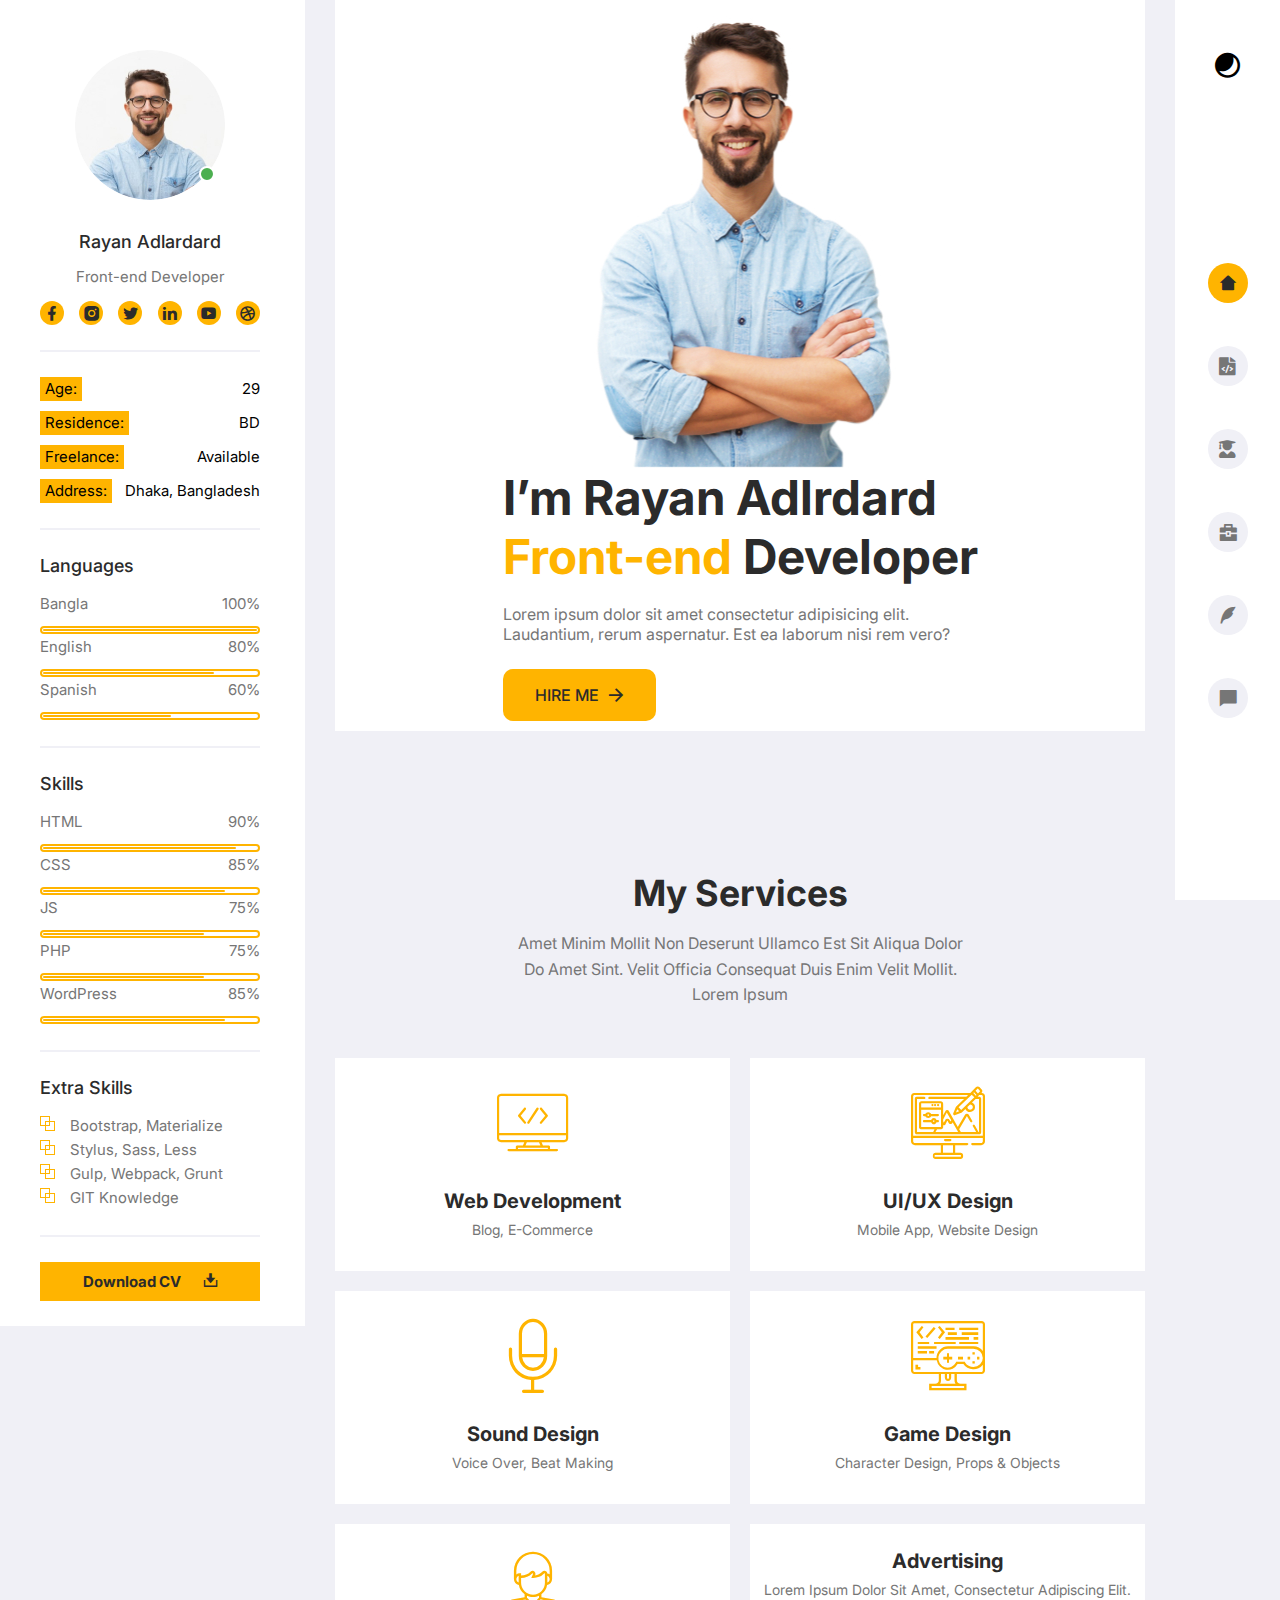
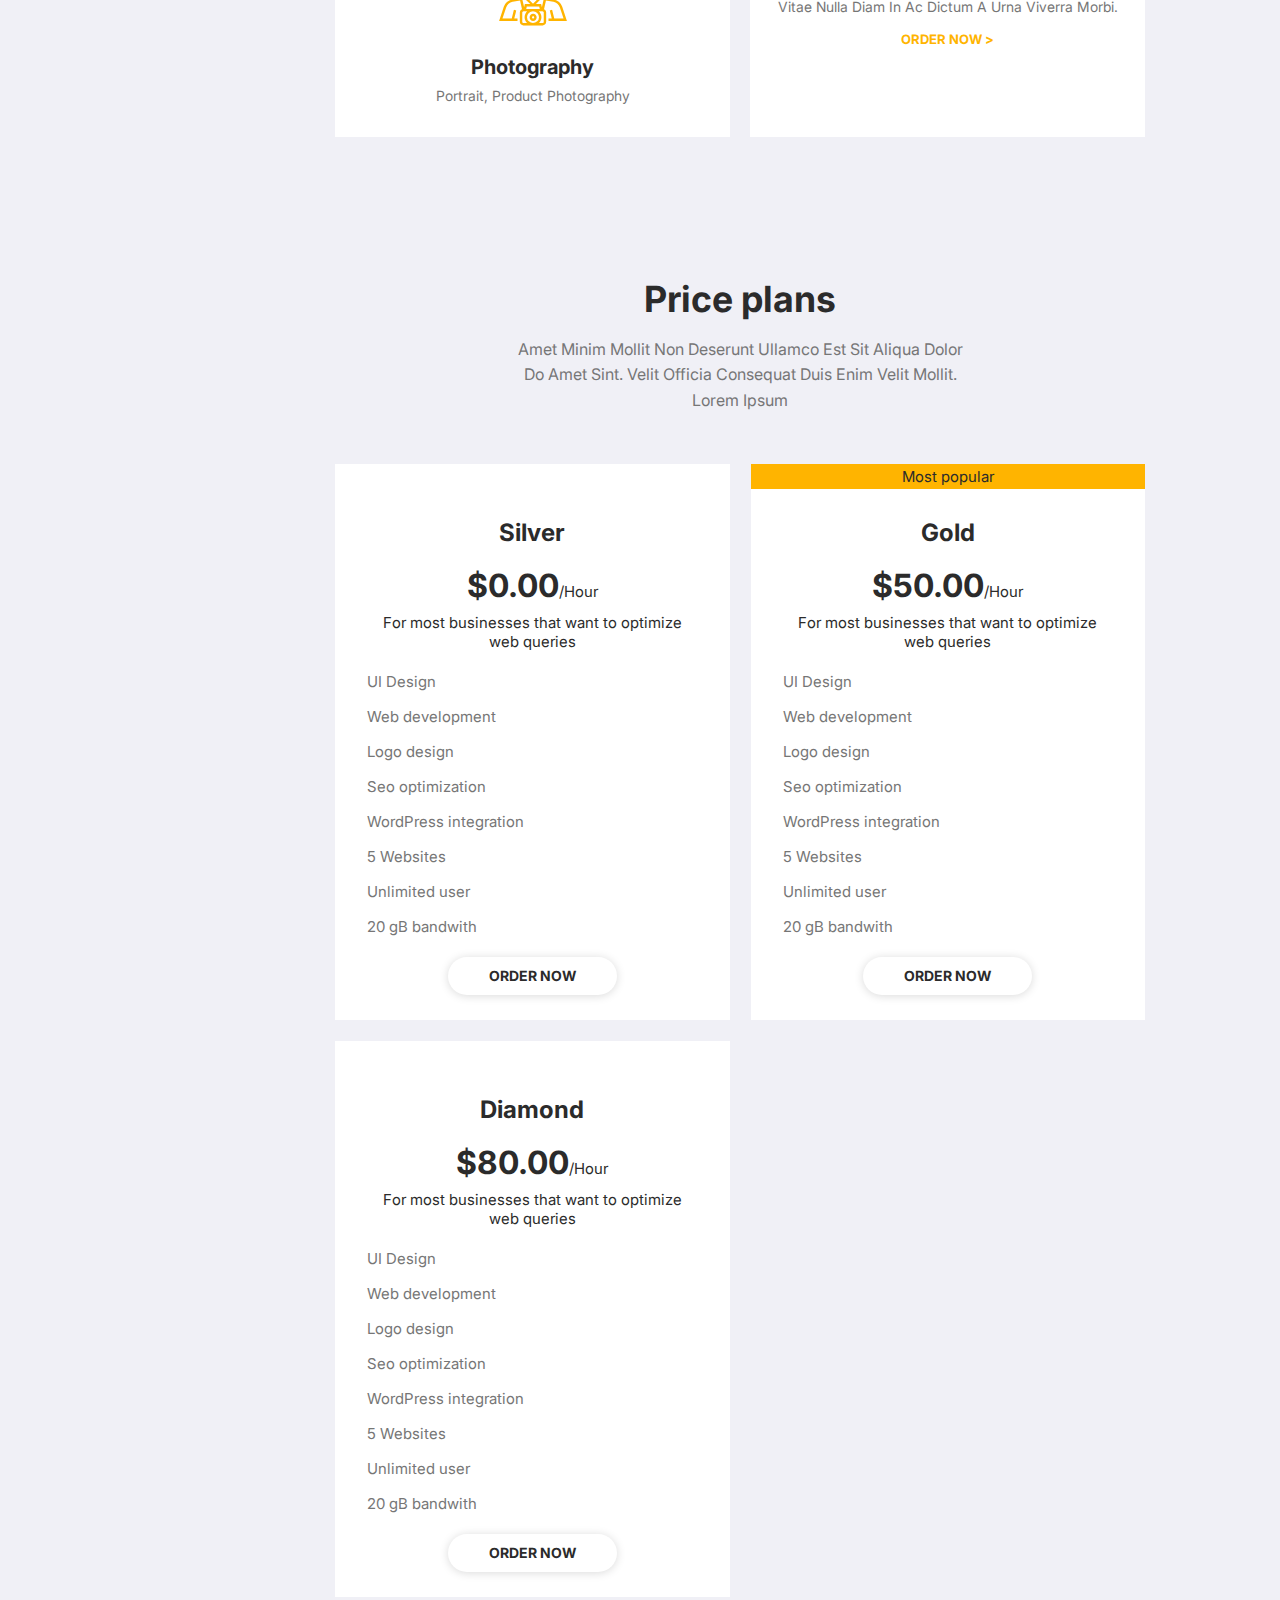
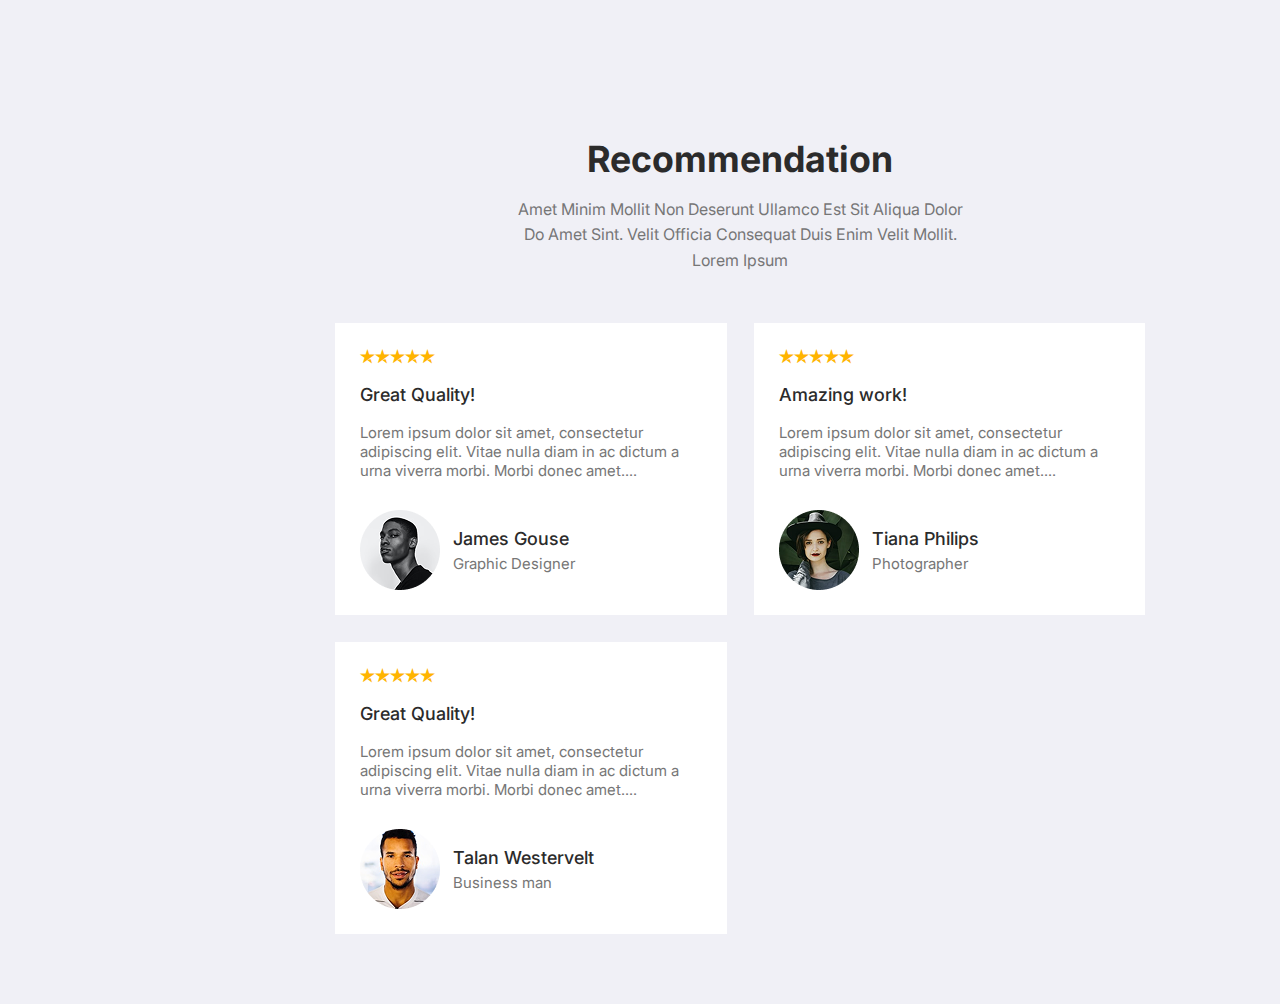
<file: index.html>
<!DOCTYPE html>
<html lang="en">
  <head>
    <meta charset="UTF-8" />
    <meta name="viewport" content="width=device-width, initial-scale=1.0" />
    <meta http-equiv="X-UA-Compatible" content="IE=edge" />
    <meta
      name="description"
      content="Rayan Adlardard's Front-end Developer Portfolio showcasing skills, languages, experience and projects."
    />
    <meta
      name="keywords"
      content="Front-end Developer, Portfolio, HTML, CSS, JavaScript, Web Developer, Rayan Adlardard"
    />
    <meta name="author" content="Rayan Adlardard" />

    <title>Rayan Adlardard | Front-end Developer Portfolio</title>

    <link rel="stylesheet" href="./css/style.css" />
  </head>
  <body>
    <aside class="sidebar" aria-label="Sidebar">
      <section class="sidebar__profile" aria-labelledby="profile-title">
        <div class="sidebar__profile-avatar-wrapper">
          <img
            class="sidebar__profile-avatar"
            src="./assets/img/Profile.jpg"
            alt="Portrait of Rayan Adlardard"
          />
        </div>
        <h3 id="profile-title" class="sidebar__profile-name">
          Rayan Adlardard
        </h3>
        <h4 class="sidebar__profile-profession">Front-end Developer</h4>
      </section>

      <section class="sidebar__social" aria-label="Social Media Links">
        <ul class="sidebar__social-list">
          <li class="sidebar__social-item">
            <a
              href="#"
              class="sidebar__social-link icon-facebook"
              aria-label="Facebook"
            ></a>
          </li>
          <li class="sidebar__social-item">
            <a
              href="#"
              class="sidebar__social-link icon-instagram"
              aria-label="Instagram"
            ></a>
          </li>
          <li class="sidebar__social-item">
            <a
              href="#"
              class="sidebar__social-link icon-tweeter"
              aria-label="Twitter"
            ></a>
          </li>
          <li class="sidebar__social-item">
            <a
              href="#"
              class="sidebar__social-link icon-linkedin"
              aria-label="LinkedIn"
            ></a>
          </li>
          <li class="sidebar__social-item">
            <a
              href="#"
              class="sidebar__social-link icon-youtube"
              aria-label="YouTube"
            ></a>
          </li>
          <li class="sidebar__social-item">
            <a
              href="#"
              class="sidebar__social-link icon-vector"
              aria-label="Other Social Link"
            ></a>
          </li>
        </ul>
      </section>

      <hr />

      <section class="sidebar__info" aria-label="Personal Info">
        <ul class="sidebar__info-list">
          <li class="sidebar__info-item">
            <span class="sidebar__info-label">Age:</span>
            <span class="sidebar__info-value">29</span>
          </li>
          <li class="sidebar__info-item">
            <span class="sidebar__info-label">Residence:</span>
            <span class="sidebar__info-value">BD</span>
          </li>
          <li class="sidebar__info-item">
            <span class="sidebar__info-label">Freelance:</span>
            <span class="sidebar__info-value">Available</span>
          </li>
          <li class="sidebar__info-item">
            <span class="sidebar__info-label">Address:</span>
            <span class="sidebar__info-value">Dhaka, Bangladesh</span>
          </li>
        </ul>
      </section>

      <hr />

      <section class="sidebar__section" aria-labelledby="lang-title">
        <h3 id="lang-title" class="sidebar__section-title">Languages</h3>
        <ul class="progress-list">
          <li class="progress-list__item">
            <div class="progress-list__label">
              <span class="progress-list__name">Bangla</span>
              <span class="progress-list__value">100%</span>
            </div>
            <progress
              class="progress-list__bar"
              value="100"
              max="100"
            ></progress>
          </li>
          <li class="progress-list__item">
            <div class="progress-list__label">
              <span class="progress-list__name">English</span>
              <span class="progress-list__value">80%</span>
            </div>
            <progress
              class="progress-list__bar"
              value="80"
              max="100"
            ></progress>
          </li>
          <li class="progress-list__item">
            <div class="progress-list__label">
              <span class="progress-list__name">Spanish</span>
              <span class="progress-list__value">60%</span>
            </div>
            <progress
              class="progress-list__bar"
              value="60"
              max="100"
            ></progress>
          </li>
        </ul>
      </section>

      <hr />

      <section class="sidebar__section" aria-labelledby="skills-title">
        <h3 id="skills-title" class="sidebar__section-title">Skills</h3>
        <ul class="progress-list">
          <li class="progress-list__item">
            <div class="progress-list__label">
              <span class="progress-list__name">HTML</span
              ><span class="progress-list__value">90%</span>
            </div>
            <progress
              class="progress-list__bar"
              value="90"
              max="100"
            ></progress>
          </li>
          <li class="progress-list__item">
            <div class="progress-list__label">
              <span class="progress-list__name">CSS</span
              ><span class="progress-list__value">85%</span>
            </div>
            <progress
              class="progress-list__bar"
              value="85"
              max="100"
            ></progress>
          </li>
          <li class="progress-list__item">
            <div class="progress-list__label">
              <span class="progress-list__name">JS</span
              ><span class="progress-list__value">75%</span>
            </div>
            <progress
              class="progress-list__bar"
              value="75"
              max="100"
            ></progress>
          </li>
          <li class="progress-list__item">
            <div class="progress-list__label">
              <span class="progress-list__name">PHP</span
              ><span class="progress-list__value">75%</span>
            </div>
            <progress
              class="progress-list__bar"
              value="75"
              max="100"
            ></progress>
          </li>
          <li class="progress-list__item">
            <div class="progress-list__label">
              <span class="progress-list__name">WordPress</span
              ><span class="progress-list__value">85%</span>
            </div>
            <progress
              class="progress-list__bar"
              value="85"
              max="100"
            ></progress>
          </li>
        </ul>
      </section>

      <hr />

      <section class="sidebar__section" aria-labelledby="extra-title">
        <h3 id="extra-title" class="sidebar__section-title">Extra Skills</h3>
        <ul class="extraskills-list">
          <li class="extraskills-list__item">Bootstrap, Materialize</li>
          <li class="extraskills-list__item">Stylus, Sass, Less</li>
          <li class="extraskills-list__item">Gulp, Webpack, Grunt</li>
          <li class="extraskills-list__item">GIT Knowledge</li>
        </ul>
      </section>

      <hr />

      <a href="#" class="download-btn" download aria-label="Download CV"
        >Download CV
        <i class="download-btn__icon icon-download" aria-hidden="true"></i
      ></a>
    </aside>

    <main class="main" aria-label="Main content area">
      <section class="intro" id="home">
        <div class="intro__content">
          <h1 class="intro__title">
            I’m <span class="intro__name">Rayan Adlrdard</span><br />
            <span class="intro__role">Front-end</span> Developer
          </h1>
          <p class="intro__description">
            Lorem ipsum dolor sit amet consectetur adipisicing elit.<br />
            Laudantium, rerum aspernatur. Est ea laborum nisi rem vero?
          </p>
          <a href="#contact" class="intro__button btn"
            >HIRE ME <i class="intro__button-icon icon-hireme"></i
          ></a>
        </div>
        <div class="intro__image-wrapper">
          <img
            src="./assets/img/Your Image 1.jpg"
            alt="Portrait of Rayan Adlrdard"
            class="intro__image"
          />
        </div>
      </section>

      <section class="services section" id="services">
        <h2 class="section__title">My Services</h2>
        <p class="section__subtitle">
          Amet Minim Mollit Non Deserunt Ullamco Est Sit Aliqua Dolor<br />
          Do Amet Sint. Velit Officia Consequat Duis Enim Velit Mollit.<br />
          Lorem Ipsum
        </p>
        <div class="services__grid">
          <div class="service-card">
            <i class="service-card__icon icon-coding"></i>
            <h3 class="service-card__title">Web Development</h3>
            <p class="service-card__desc">Blog, E-Commerce</p>
          </div>

          <div class="service-card">
            <i class="service-card__icon icon-illustration"></i>
            <h3 class="service-card__title">UI/UX Design</h3>
            <p class="service-card__desc">Mobile App, Website Design</p>
          </div>

          <div class="service-card">
            <i class="service-card__icon icon-microphone"></i>
            <h3 class="service-card__title">Sound Design</h3>
            <p class="service-card__desc">Voice Over, Beat Making</p>
          </div>

          <div class="service-card">
            <i class="service-card__icon icon-game-development"></i>
            <h3 class="service-card__title">Game Design</h3>
            <p class="service-card__desc">Character Design, Props & Objects</p>
          </div>

          <div class="service-card">
            <i class="service-card__icon icon-photographer"></i>
            <h3 class="service-card__title">Photography</h3>
            <p class="service-card__desc">Portrait, Product Photography</p>
          </div>

          <div class="service-card">
            <h3 class="service-card__title">Advertising</h3>
            <p class="service-card__desc">
              Lorem Ipsum Dolor Sit Amet, Consectetur Adipiscing Elit.<br />
              Vitae Nulla Diam In Ac Dictum A Urna Viverra Morbi.
            </p>
            <a href="#contact" class="service-card__link">Order Now ></a>
          </div>
        </div>
      </section>
      <section class="pricing section">
        <h2 class="section__title">Price plans</h2>
        <p class="section__subtitle">
          Amet Minim Mollit Non Deserunt Ullamco Est Sit Aliqua Dolor<br />
          Do Amet Sint. Velit Officia Consequat Duis Enim Velit Mollit.<br />
          Lorem Ipsum
        </p>
        <div class="pricing__grid">
          <div class="pricing-card">
            <h3 class="pricing-card__title">Silver</h3>
            <p class="pricing-card__price">$0.00<span>/Hour</span></p>
            <p class="pricing-card__desc">
              For most businesses that want to optimize web queries
            </p>
            <ul class="pricing-card__features">
              <li class="icon-cheked">UI Design</li>
              <li class="icon-cheked">Web development</li>
              <li class="icon-uncheked">Logo design</li>
              <li class="icon-uncheked">Seo optimization</li>
              <li class="icon-uncheked">WordPress integration</li>
              <li class="icon-uncheked">5 Websites</li>
              <li class="icon-uncheked">Unlimited user</li>
              <li class="icon-uncheked">20 gB bandwith</li>
            </ul>
            <a href="" class="pricing-card__button">ORDER NOW</a>
          </div>
          <div class="pricing-card">
            <span class="pricing-card__mark">Most popular</span>
            <h3 class="pricing-card__title">Gold</h3>
            <p class="pricing-card__price">$50.00<span>/Hour</span></p>
            <p class="pricing-card__desc">
              For most businesses that want to optimize web queries
            </p>
            <ul class="pricing-card__features">
              <li class="icon-cheked">UI Design</li>
              <li class="icon-cheked">Web development</li>
              <li class="icon-cheked">Logo design</li>
              <li class="icon-cheked">Seo optimization</li>
              <li class="icon-uncheked">WordPress integration</li>
              <li class="icon-uncheked">5 Websites</li>
              <li class="icon-uncheked">Unlimited user</li>
              <li class="icon-uncheked">20 gB bandwith</li>
            </ul>
            <a href="" class="pricing-card__button">ORDER NOW</a>
          </div>
          <div class="pricing-card">
            <h3 class="pricing-card__title">Diamond</h3>
            <p class="pricing-card__price">$80.00<span>/Hour</span></p>
            <p class="pricing-card__desc">
              For most businesses that want to optimize web queries
            </p>
            <ul class="pricing-card__features">
              <li class="icon-cheked">UI Design</li>
              <li class="icon-cheked">Web development</li>
              <li class="icon-cheked">Logo design</li>
              <li class="icon-cheked">Seo optimization</li>
              <li class="icon-cheked">WordPress integration</li>
              <li class="icon-cheked">5 Websites</li>
              <li class="icon-cheked">Unlimited user</li>
              <li class="icon-cheked">20 gB bandwith</li>
            </ul>
            <a href="" class="pricing-card__button">ORDER NOW</a>
          </div>
        </div>
      </section>
      <section class="recom section">
        <h2 class="section__title">Recommendation</h2>
        <p class="section__subtitle">
          Amet Minim Mollit Non Deserunt Ullamco Est Sit Aliqua Dolor<br />
          Do Amet Sint. Velit Officia Consequat Duis Enim Velit Mollit.<br />
          Lorem Ipsum
        </p>
        <div class="recom__grid">
          <div class="testimonial-card">
            <ul class="testimonial-card__rating">
              <li class="rating-star icon-star"></li>
              <li class="rating-star icon-star"></li>
              <li class="rating-star icon-star"></li>
              <li class="rating-star icon-star"></li>
              <li class="rating-star icon-star"></li>
            </ul>
            <h3 class="testimonial-card__title">Great Quality!</h3>
            <p class="testimonial-card__text">
              Lorem ipsum dolor sit amet, consectetur adipiscing elit. Vitae
              nulla diam in ac dictum a urna viverra morbi. Morbi donec amet....
            </p>
            <div class="testimonial-card__author">
              <img
                src="./assets/img/avatar1.png"
                alt=""
                class="testimonial-card__img"
              />
              <div>
                <p class="testimonial-card__name">James Gouse</p>
                <p class="testimonial-card__role">Graphic Designer</p>
              </div>
            </div>
          </div>
          <div class="testimonial-card">
            <ul class="testimonial-card__rating">
              <li class="rating-star icon-star"></li>
              <li class="rating-star icon-star"></li>
              <li class="rating-star icon-star"></li>
              <li class="rating-star icon-star"></li>
              <li class="rating-star icon-star"></li>
            </ul>
            <h3 class="testimonial-card__title">Amazing work!</h3>
            <p class="testimonial-card__text">
              Lorem ipsum dolor sit amet, consectetur adipiscing elit. Vitae
              nulla diam in ac dictum a urna viverra morbi. Morbi donec amet....
            </p>
            <div class="testimonial-card__author">
              <img
                src="./assets/img/avatar2.png"
                alt=""
                class="testimonial-card__img"
              />
              <div>
                <p class="testimonial-card__name">Tiana Philips</p>
                <p class="testimonial-card__role">Photographer</p>
              </div>
            </div>
          </div>
          <div class="testimonial-card">
            <ul class="testimonial-card__rating">
              <li class="rating-star icon-star"></li>
              <li class="rating-star icon-star"></li>
              <li class="rating-star icon-star"></li>
              <li class="rating-star icon-star"></li>
              <li class="rating-star icon-star"></li>
            </ul>
            <h3 class="testimonial-card__title">Great Quality!</h3>
            <p class="testimonial-card__text">
              Lorem ipsum dolor sit amet, consectetur adipiscing elit. Vitae
              nulla diam in ac dictum a urna viverra morbi. Morbi donec amet....
            </p>
            <div class="testimonial-card__author">
              <img
                src="./assets/img/avatar3.png"
                alt=""
                class="testimonial-card__img"
              />
              <div>
                <p class="testimonial-card__name">Talan Westervelt</p>
                <p class="testimonial-card__role">Business man</p>
              </div>
            </div>
          </div>
        </div>
      </section>
    </main>

    <nav class="nav-menu" aria-label="Main navigation">
      <button class="nav-menu__theme-toggle" aria-label="Toggle theme">
        <i class="icon-darckthem" aria-hidden="true"></i>
      </button>
      <ul class="nav-menu__list">
        <li class="nav-menu__item">
          <a
            href="#"
            class="nav-menu__link icon-home nav-menu__link--active"
            aria-label="Home"
            title="Home"
          ></a>
        </li>
        <li class="nav-menu__item">
          <a
            href="#"
            class="nav-menu__link icon-services"
            aria-label="Services"
            title="Services"
          ></a>
        </li>
        <li class="nav-menu__item">
          <a
            href="#"
            class="nav-menu__link icon-education"
            aria-label="Education"
            title="Education"
          ></a>
        </li>
        <li class="nav-menu__item">
          <a
            href="#"
            class="nav-menu__link icon-experience"
            aria-label="Work Experience"
            title="Work Experience"
          ></a>
        </li>
        <li class="nav-menu__item">
          <a
            href="#"
            class="nav-menu__link icon-portfolio"
            aria-label="Portfolio"
            title="Portfolio"
          ></a>
        </li>
        <li class="nav-menu__item">
          <a
            href="#"
            class="nav-menu__link icon-contacts"
            aria-label="Blog"
            title="Blog"
          ></a>
        </li>
      </ul>
    </nav>
  </body>
</html>
</file>
<file: css/style.css>
@import url(./reset.css);
@import url(./fonts.css);
@import url(./iconsfont.css);

:root {
  --color-bg: #f0f0f6;
  --color-bg-secondary: #ffffff;
  --color-bg-nonactive: #f0f0f6;

  --color-primary: #ffb400;
  --color-primary-hover: rgba(255, 180, 0, 0.95);

  --color-text: #767676;
  --color-heading: #2b2b2b;

  --font-family-main: "Inter", sans-serif;

  --font-size-base: 15px;
  --font-size-sm: 14px;
  --font-size-lg: 18px;
  --font-size-xl: 32px;

  --sidebar-width: 305px;
  --nav-width: 105px;

  --gap: 30px;

  --line-height-text: 24px;
  --line-height-heading: 123.6%;

  --font-weight-normal: normal;
  --font-weight-medium: 500;
  --font-weight-bold: bold;

  --shadow-card: 0 2px 8px rgba(0, 0, 0, 0.05);
}

body {
  width: 100%;
  height: 100vh;
  background-color: var(--color-bg);
  font-family: var(--font-family-main);
  font-weight: var(--font-weight-normal);
  font-size: var(--font-size-base);
  display: flex;
}
/* Left sidebar */
.sidebar {
  width: 100%;
  max-width: var(--sidebar-width);
  height: max-content;
  padding: 50px 45px 25px 40px;
  display: flex;
  flex-direction: column;
  align-items: center;
  position: sticky;
  background-color: var(--color-bg-secondary);
}

.sidebar section {
  width: 100%;
  display: flex;
  flex-direction: column;
  align-items: center;
}
.sidebar__profile-avatar-wrapper {
  position: relative;
}
.sidebar__profile-avatar {
  width: 100%;
  height: 100%;
  border-radius: 50%;
  object-fit: cover;
  display: block;
}
.sidebar__profile-avatar-wrapper::after {
  content: "";
  position: absolute;
  right: 10px;
  bottom: 18px;
  width: 16px;
  height: 16px;
  background-color: #4caf50;
  border: 2px solid white;
  border-radius: 50%;
  box-sizing: border-box;
}
.sidebar__profile-name {
  margin-top: 31px;
  color: var(--color-heading);
  font-size: var(--font-size-lg);
  font-weight: var(--font-weight-medium);
}
.sidebar__profile-profession {
  margin-top: 15px;
  color: var(--color-text);
}

hr {
  border: 0.75px solid #f0f0f6;
  width: 100%;
  margin: 25px 0 25px 0;
}

.sidebar__social-list {
  width: 100%;
  margin-top: 15px;
  display: flex;
  justify-content: space-between;
}
.sidebar__social-item {
  width: 24px;
  height: 24px;
  background-color: var(--color-primary);
  border-radius: 50%;
  align-content: center;
}
.sidebar__social-link {
  display: flex;
  justify-content: center;
  align-items: center;
  &::before {
    color: var(--color-heading);
    height: max-content;
  }
}
.sidebar__info-list {
  width: 100%;
  display: flex;
  flex-direction: column;
  gap: 10px;
}
.sidebar__info-item {
  display: flex;
  justify-content: space-between;
  line-height: var(--line-height-text);
}
.sidebar__info-label {
  background-color: var(--color-primary);
  padding: 0 5px;
}
.sidebar__section {
  content: "";
}
.sidebar__section-title {
  width: 100%;
  margin-bottom: 15px;
  font-size: var(--font-size-lg);
  font-weight: var(--font-weight-medium);
  color: var(--color-heading);
  line-height: var(--line-height-heading);
}
.progress-list {
  width: 100%;
}
.progress-list__label {
  display: flex;
  justify-content: space-between;
  font-size: var(--font-size-base);
  color: var(--color-text);
  line-height: var(--line-height-text);
}
.progress-list__bar {
  width: 100%;
  border: 2px solid var(--color-primary);
  height: 8px;
  padding: 1px;
  border-radius: 15px;
  overflow: hidden;
}
.progress-list__bar::-webkit-progress-bar {
  background-color: var(--color-bg-secondary);
  border-radius: 15px;
}
.progress-list__bar::-webkit-progress-value {
  background-color: var(--color-primary);
  border-radius: 15px;
}
.extraskills-list {
  width: 100%;
}
.extraskills-list__item {
  color: var(--color-text);
  line-height: var(--line-height-text);
  margin-left: 15px;
  padding-left: 15px;
}
.extraskills-list__item::marker {
  content: url(./../assets/icons/Icons.svg);
}
.download-btn {
  width: 100%;
  text-align: center;
  font-weight: 600;
  color: var(--color-heading);
  background-color: var(--color-primary);
  padding: 10px 0;
}
.download-btn__icon {
  margin-left: 19px;
}

/* Navigation menu */
.nav-menu {
  position: fixed;
  right: 0;
  height: 100vh;
  width: 100%;
  max-width: var(--nav-width);
  display: flex;
  flex-direction: column;
  align-items: center;

  background-color: var(--color-bg-secondary);
  text-align: center;
  padding: 52px 22px;
  gap: 50px;
}
.nav-menu__theme-toggle {
  font-size: 25px;
  background-color: #fff;
  border: none;
  padding: 0;
  width: max-content;
}
.nav-menu__list {
  width: 100%;
  margin: 0;
  font-size: 18px;
  display: flex;
  flex-direction: column;
  justify-content: center;
  align-items: center;
  gap: 43px;
  flex-grow: 1;
}
.nav-menu__item {
  background-color: var(--color-bg-nonactive);
  width: 40px;
  height: 40px;
  border-radius: 50%;
  align-content: center;
  &:has(.nav-menu__link--active) {
    background-color: var(--color-primary);
  }
}
.nav-menu__link {
  display: flex;
  justify-content: center;
  align-items: center;
  height: 100%;
  &::before {
    color: var(--color-text);
  }
  &.nav-menu__link--active::before {
    color: var(--color-heading);
  }
}

/* main */
main {
  width: 100%;
  margin-left: var(--gap);
  margin-right: calc(var(--nav-width) + var(--gap));
}
.intro {
  background-color: var(--color-bg-secondary);
  padding: 8px 60px 0px 60px;
  display: flex;
  justify-content: space-around;
  align-items: center;
  flex-wrap: wrap-reverse;
  margin-bottom: 70px;
}
.intro__title {
  font-size: 48px;
  font-weight: var(--font-weight-bold);
  color: var(--color-heading);
  & .intro__role {
    color: var(--color-primary);
  }
}
.intro__description {
  font-size: 16px;
  font-weight: var(--font-weight-normal);
  color: var(--color-text);
  margin: 18px 0 25px 0;
}
.intro__button {
  background-color: var(--color-primary);
  color: var(--color-heading);
  font-size: 16px;
  font-weight: var(--font-weight-medium);
  display: flex;
  justify-content: center;
  align-content: center;
  max-width: max-content;
  padding: 1rem 2rem;
  border-radius: 10px;
  gap: 9px;
  margin-bottom: 10px;
  cursor: pointer;
  & .intro__button-icon {
    display: flex;
    align-items: center;
  }
}
.intro__image-wrapper {
  width: max-content;
}
.intro__image {
  width: 100%;
  object-fit: cover;
}

/* services section */
.section {
  padding-block: 70px;
}
.section__title {
  text-align: center;
  font-size: 36px;
  font-weight: 700;
  color: var(--color-heading);
  margin-bottom: 16px;
}
.section__subtitle {
  text-align: center;
  color: var(--color-text);
  font-size: 16px;
  line-height: 1.6;
  margin-bottom: 50px;
}
.services__grid {
  display: grid;
  grid-template-columns: repeat(auto-fit, minmax(310px, 1fr));
  gap: 20px;
  box-sizing: border-box;
}
.service-card {
  display: flex;
  flex-direction: column;
  background-color: var(--color-bg-secondary);
  text-align: center;
  padding: 25px 0 33px 0;
  transition: all 0.3s ease;
}
.service-card__icon {
  font-size: 74px;
  color: var(--color-primary);
  margin-bottom: 16px;
  display: inline-block;
}
.service-card__title {
  font-size: 20px;
  font-weight: 600;
  color: var(--color-heading);
  margin-bottom: 8px;
}
.service-card__desc {
  font-size: 14px;
  color: var(--color-text);
}
.service-card__link {
  display: inline-block;
  margin-top: 16px;
  font-weight: 600;
  color: var(--color-primary);
  text-transform: uppercase;
  font-size: 13px;
  text-decoration: none;
}

/* services section */

.pricing {
  padding-block: 70px;
}
.pricing__grid {
  display: grid;
  grid-template-columns: repeat(auto-fit, minmax(308px, 1fr));
  gap: 21px;
}
.pricing-card {
  background-color: var(--color-bg-secondary);
  padding: 54px 32px 25px 32px;
  text-align: center;
  position: relative;
  color: var(--color-heading);
}
.pricing-card__mark {
  position: absolute;
  top: 0;
  left: 0;
  width: 100%;
  padding: 3px 0;
  background-color: var(--color-primary);
  font-size: 15px;
  font-weight: var(--font-weight-normal);
  color: var(--color-heading);
}
.pricing-card__title {
  font-size: 24px;
  font-weight: var(--font-weight-bold);
  margin-bottom: 19px;
}
.pricing-card__price {
  font-size: var(--font-size-xl);
  font-weight: var(--font-weight-bold);
  margin-bottom: 8px;
  & span {
    font-size: var(--font-size-base);
    font-weight: var(--font-weight-normal);
  }
}
.pricing-card__desc {
  font-size: var(--font-size-base);
  font-weight: var(--font-weight-normal);
  margin-bottom: 21px;
}
.pricing-card__features {
  display: flex;
  flex-direction: column;
  text-align: left;
  color: var(--color-text);
  gap: 16px;
  margin-bottom: 21px;
  & .icon-checked {
    color: var(--color-heading);
    &::before {
      color: var(--color-primary);
    }
  }
  & li::before {
    margin-right: 14px;
  }
}
.pricing-card__button {
  display: inline-block;
  align-content: center;
  width: 169px;
  height: 38px;
  font-size: 14px;
  font-weight: var(--font-weight-bold);
  color: var(--color-heading);
  border-radius: 30px;
  box-shadow: 0 1px 10px 0 rgba(0, 0, 0, 0.15);
}

/* recommendation section */

.recom__grid {
  display: grid;
  grid-template-columns: repeat(auto-fit, minmax(310px, 1fr));
  gap: 27px;
}
.testimonial-card {
  background-color: var(--color-bg-secondary);
  padding: 25px;
}
.testimonial-card__rating {
  display: flex;
  color: var(--color-primary);
  margin-bottom: 17px;
}
.testimonial-card__title {
  font-size: var(--font-size-lg);
  font-weight: var(--font-weight-medium);
  color: var(--color-heading);
  margin-bottom: 18px;
}
.testimonial-card__text {
  font-size: 15px;
  font-weight: var(--font-weight-normal);
  color: var(--color-text);
  margin-bottom: 30px;
}
.testimonial-card__author {
  display: flex;
  align-items: center;
}
.testimonial-card__img {
  margin-right: 13px;
}
.testimonial-card__name {
  font-size: var(--font-size-lg);
  font-weight: var(--font-weight-medium);
  color: var(--color-heading);
  margin-bottom: 5px;
}
.testimonial-card__role {
  font-size: 15px;
  font-weight: var(--font-weight-normal);
  color: var(--color-text);
}
</file>
